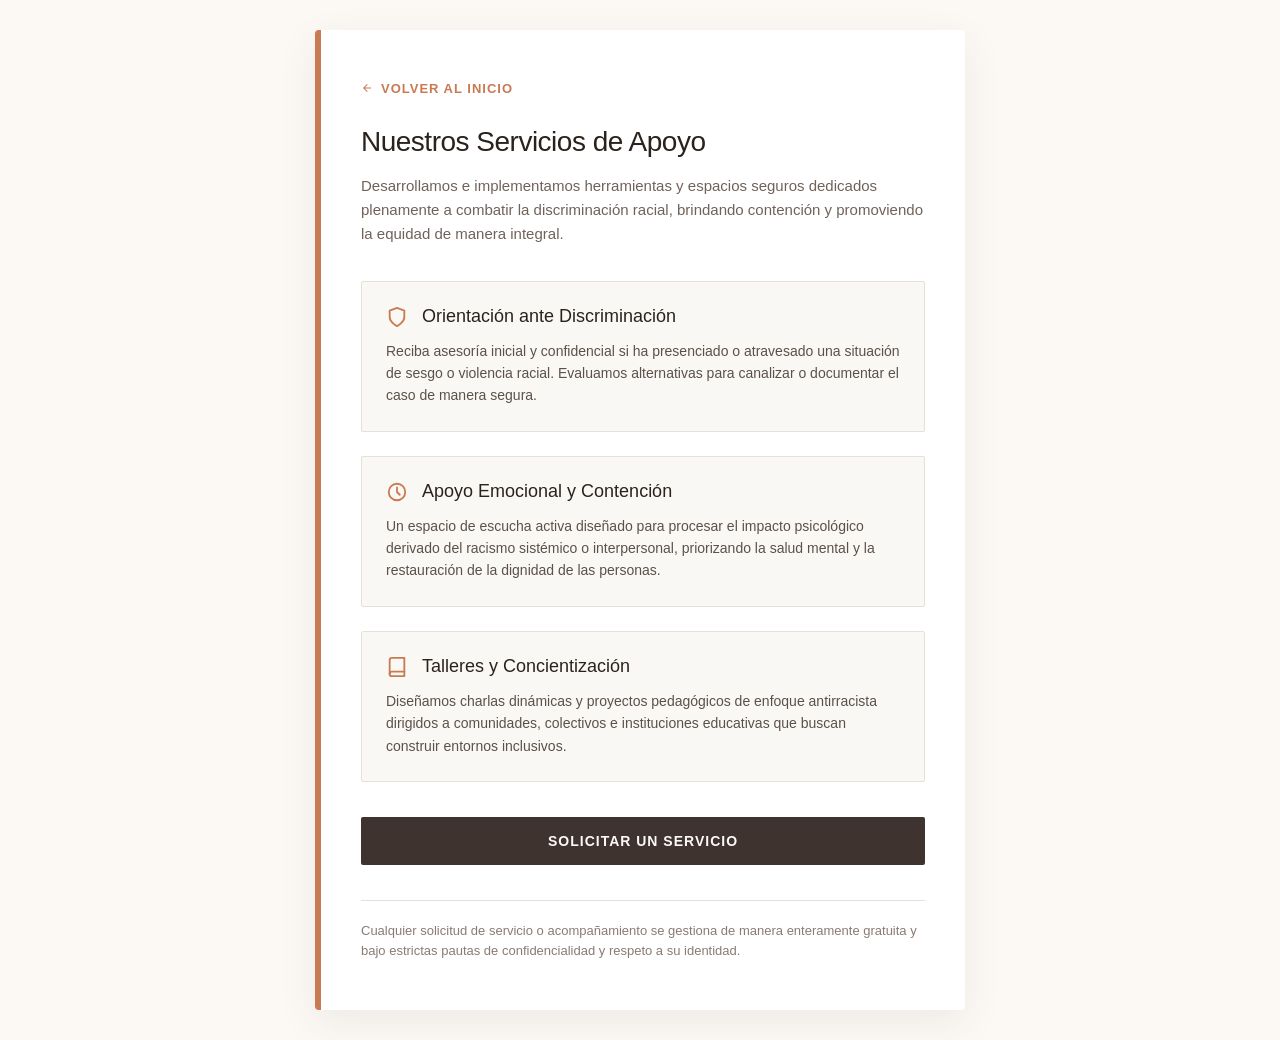
<file: index.html>
<!DOCTYPE html>
<html lang="es">
<head>
    <meta charset="UTF-8">
    <meta name="viewport" content="width=device-width, initial-scale=1.0">
    <title>Servicios - Espacio de Apoyo contra el Racismo</title>
    <style>
        /* Estilos Generales - Paleta Terrosa, Cálida y Minimalista */
        * {
            box-sizing: border-box;
            margin: 0;
            padding: 0;
            font-family: 'Helvetica Neue', Arial, sans-serif;
        }

        body {
            background-color: #fcf9f5; /* Fondo arena/crema limpio */
            color: #3e332e; /* Texto café oscuro profundo */
            display: flex;
            justify-content: center;
            align-items: center;
            min-height: 100vh;
            padding: 30px;
        }

        /* Contenedor de la Tarjeta Principal (Diseño Geométrico Editorial) */
        .container {
            background-color: #ffffff; 
            border-radius: 4px; /* Bordes casi rectos */
            box-shadow: 0 12px 40px rgba(62, 51, 46, 0.08);
            width: 100%;
            max-width: 650px;
            padding: 50px 40px;
            border-left: 6px solid #c97a53; /* Detalle lateral terracota */
            position: relative;
        }

        /* Botón de Regresar al inicio */
        .btn-back {
            display: inline-flex;
            align-items: center;
            color: #c97a53; 
            text-decoration: none;
            font-size: 13px;
            text-transform: uppercase;
            letter-spacing: 1px;
            font-weight: bold;
            margin-bottom: 30px;
            transition: color 0.2s ease;
        }

        .btn-back:hover {
            color: #8c4f30; 
        }

        .btn-back svg {
            margin-right: 8px;
            fill: currentColor;
        }

        /* Títulos y Subtítulos */
        h1 {
            color: #2b221e; 
            margin-bottom: 16px;
            font-size: 28px;
            font-weight: 500;
            letter-spacing: -0.5px;
        }

        p.subtitle {
            color: #70625a;
            margin-bottom: 35px;
            font-size: 15px;
            line-height: 1.6;
        }

        /* Contenedor de Bloques de Servicio */
        .services-stack {
            display: flex;
            flex-direction: column;
            gap: 24px;
            margin-bottom: 35px;
        }

        /* Tarjeta de Servicio Individual */
        .service-card {
            background-color: #faf8f5;
            border: 1px solid #e6e0da;
            border-radius: 2px;
            padding: 24px;
            transition: transform 0.2s ease, box-shadow 0.2s ease;
        }

        .service-card:hover {
            transform: translateY(-2px);
            box-shadow: 0 6px 16px rgba(62, 51, 46, 0.04);
            border-color: #c97a53;
        }

        .service-header {
            display: flex;
            align-items: center;
            margin-bottom: 12px;
        }

        /* Iconos minimalistas en tonos terracota */
        .service-icon {
            color: #c97a53;
            margin-right: 14px;
            display: flex;
            align-items: center;
        }

        .service-title {
            font-size: 18px;
            color: #2b221e;
            font-weight: 500;
        }

        .service-description {
            font-size: 14px;
            color: #5c504a;
            line-height: 1.6;
        }

        /* Enlace de Acción Principal */
        .btn-action {
            display: block;
            text-align: center;
            background-color: #3e332e; 
            color: #fcf9f5;
            text-decoration: none;
            padding: 16px 20px;
            font-size: 14px;
            text-transform: uppercase;
            letter-spacing: 1px;
            font-weight: bold;
            border-radius: 2px;
            transition: all 0.2s ease;
        }

        .btn-action:hover {
            background-color: #c97a53; 
        }

        /* Nota informativa inferior */
        .info-notice {
            border-top: 1px solid #e6e0da;
            padding-top: 20px;
            margin-top: 35px;
            font-size: 13px;
            color: #8a7b73;
            line-height: 1.5;
        }
    </style>
</head>
<body>

    <div class="container">
        <!-- Enlace para regresar a tu archivo principal nico.html -->
        <a href="nico.html" class="btn-back">
            <svg width="12" height="12" viewBox="0 0 24 24">
                <path d="M20 11H7.83l5.59-5.59L12 4l-8 8 8 8 1.41-1.41L7.83 13H20v-2z"/>
            </svg>
            Volver al Inicio
        </a>

        <h1>Nuestros Servicios de Apoyo</h1>
        <p class="subtitle">Desarrollamos e implementamos herramientas y espacios seguros dedicados plenamente a combatir la discriminación racial, brindando contención y promoviendo la equidad de manera integral.</p>

        <div class="services-stack">
            <!-- Servicio 1 -->
            <div class="service-card">
                <div class="service-header">
                    <div class="service-icon">
                        <svg width="22" height="22" viewBox="0 0 24 24" fill="none" stroke="currentColor" stroke-width="2" stroke-linecap="round" stroke-linejoin="round"><path d="M12 22s8-4 8-10V5l-8-3-8 3v7c0 6 8 10 8 10z"/></svg>
                    </div>
                    <h2 class="service-title">Orientación ante Discriminación</h2>
                </div>
                <p class="service-description">Reciba asesoría inicial y confidencial si ha presenciado o atravesado una situación de sesgo o violencia racial. Evaluamos alternativas para canalizar o documentar el caso de manera segura.</p>
            </div>

            <!-- Servicio 2 -->
            <div class="service-card">
                <div class="service-header">
                    <div class="service-icon">
                        <svg width="22" height="22" viewBox="0 0 24 24" fill="none" stroke="currentColor" stroke-width="2" stroke-linecap="round" stroke-linejoin="round"><path d="M12 21a9 9 0 1 0 0-18 9 9 0 0 0 0 18z"/><path d="M12 7v5l3 3"/></svg>
                    </div>
                    <h2 class="service-title">Apoyo Emocional y Contención</h2>
                </div>
                <p class="service-description">Un espacio de escucha activa diseñado para procesar el impacto psicológico derivado del racismo sistémico o interpersonal, priorizando la salud mental y la restauración de la dignidad de las personas.</p>
            </div>

            <!-- Servicio 3 -->
            <div class="service-card">
                <div class="service-header">
                    <div class="service-icon">
                        <svg width="22" height="22" viewBox="0 0 24 24" fill="none" stroke="currentColor" stroke-width="2" stroke-linecap="round" stroke-linejoin="round"><path d="M4 19.5A2.5 2.5 0 0 1 6.5 17H20"></path><path d="M6.5 2H20v20H6.5A2.5 2.5 0 0 1 4 19.5v-15A2.5 2.5 0 0 1 6.5 2z"></path></svg>
                    </div>
                    <h2 class="service-title">Talleres y Concientización</h2>
                </div>
                <p class="service-description">Diseñamos charlas dinámicas y proyectos pedagógicos de enfoque antirracista dirigidos a comunidades, colectivos e instituciones educativas que buscan construir entornos inclusivos.</p>
            </div>
        </div>

        <!-- Enlace directo al formulario de contacto -->
        <a href="contacto.html" class="btn-action">Solicitar un Servicio</a>

        <div class="info-notice">
            Cualquier solicitud de servicio o acompañamiento se gestiona de manera enteramente gratuita y bajo estrictas pautas de confidencialidad y respeto a su identidad.
        </div>
    </div>

</body>
</html>
</file>
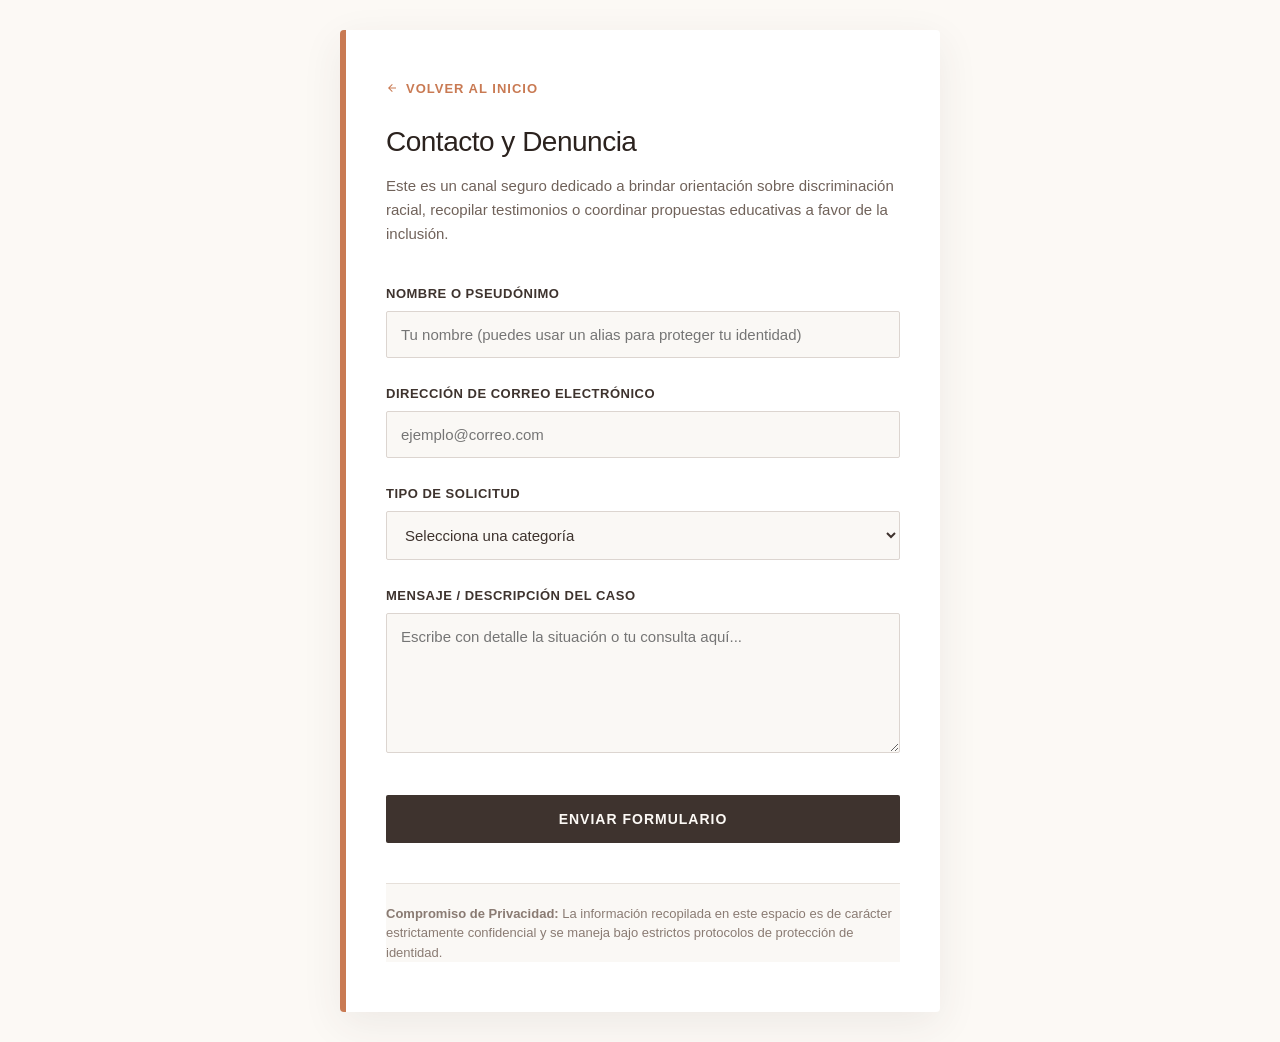
<file: contacto.html>
<!DOCTYPE html>
<html lang="es">
<head>
    <meta charset="UTF-8">
    <meta name="viewport" content="width=device-width, initial-scale=1.0">
    <title>Contacto - Espacio de Apoyo contra el Racismo</title>
    <style>
        /* Estilos Generales - Paleta Terrosa, Cálida y Minimalista */
        * {
            box-sizing: border-box;
            margin: 0;
            padding: 0;
            font-family: 'Helvetica Neue', Arial, sans-serif;
        }

        body {
            background-color: #fcf9f5; /* Fondo arena/crema muy claro y limpio */
            color: #3e332e; /* Texto café oscuro profundo para una lectura premium */
            display: flex;
            justify-content: center;
            align-items: center;
            min-height: 100vh;
            padding: 30px;
        }

        /* Contenedor de la Tarjeta Principal (Diseño Geométrico y Limpio) */
        .container {
            background-color: #ffffff; 
            border-radius: 4px; /* Bordes casi rectos, estilo editorial */
            box-shadow: 0 12px 40px rgba(62, 51, 46, 0.08);
            width: 100%;
            max-width: 600px;
            padding: 50px 40px;
            border-left: 6px solid #c97a53; /* Detalle lateral en color terracota */
            position: relative;
        }

        /* Botón de Regresar al inicio */
        .btn-back {
            display: inline-flex;
            align-items: center;
            color: #c97a53; /* Terracota */
            text-decoration: none;
            font-size: 13px;
            text-transform: uppercase;
            letter-spacing: 1px;
            font-weight: bold;
            margin-bottom: 30px;
            transition: color 0.2s ease;
        }

        .btn-back:hover {
            color: #8c4f30; /* Terracota oscuro */
        }

        .btn-back svg {
            margin-right: 8px;
            fill: currentColor;
        }

        /* Títulos y Subtítulos */
        h1 {
            color: #2b221e; /* Café casi negro */
            margin-bottom: 16px;
            font-size: 28px;
            font-weight: 500;
            letter-spacing: -0.5px;
        }

        p.subtitle {
            color: #70625a;
            margin-bottom: 40px;
            font-size: 15px;
            line-height: 1.6;
        }

        /* Grupos del Formulario */
        .form-group {
            margin-bottom: 28px;
        }

        label {
            display: block;
            margin-bottom: 10px;
            font-weight: bold;
            color: #3e332e;
            font-size: 13px;
            text-transform: uppercase;
            letter-spacing: 0.5px;
        }

        /* Elementos de Entrada Minimalistas (Líneas rectas y elegantes) */
        input[type="text"],
        input[type="email"],
        select,
        textarea {
            width: 100%;
            padding: 14px;
            border: 1px solid #dcd5d0; /* Borde sutil café claro */
            border-radius: 2px; /* Cuadrados tradicionales */
            font-size: 15px;
            background-color: #faf8f5;
            color: #3e332e;
            outline: none;
            transition: all 0.2s ease;
        }

        input:focus,
        select:focus,
        textarea:focus {
            border-color: #c97a53; /* Cambio a terracota activo */
            background-color: #ffffff;
            box-shadow: 0 4px 12px rgba(201, 122, 83, 0.1);
        }

        textarea {
            resize: vertical;
            min-height: 140px;
        }

        /* Botón de Enviar Sólido */
        .btn-submit {
            background-color: #3e332e; /* Café oscuro de contraste */
            color: #fcf9f5;
            border: none;
            padding: 16px 20px;
            font-size: 14px;
            text-transform: uppercase;
            letter-spacing: 1px;
            font-weight: bold;
            border-radius: 2px;
            cursor: pointer;
            width: 100%;
            transition: all 0.2s ease;
            margin-top: 10px;
        }

        .btn-submit:hover {
            background-color: #c97a53; /* Cambia a terracota al pasar el mouse */
        }

        /* Caja de Aviso Inferior */
        .confidential-notice {
            background-color: #faf8f5; 
            border-top: 1px solid #e6e0da;
            padding-top: 20px;
            margin-top: 40px;
            font-size: 13px;
            color: #8a7b73;
            line-height: 1.5;
        }
    </style>
</head>
<body>

    <div class="container">
        <!-- Enlace para regresar a tu archivo principal nico.html -->
        <a href="nico.html" class="btn-back">
            <svg width="12" height="12" viewBox="0 0 24 24">
                <path d="M20 11H7.83l5.59-5.59L12 4l-8 8 8 8 1.41-1.41L7.83 13H20v-2z"/>
            </svg>
            Volver al Inicio
        </a>

        <h1>Contacto y Denuncia</h1>
        <p class="subtitle">Este es un canal seguro dedicado a brindar orientación sobre discriminación racial, recopilar testimonios o coordinar propuestas educativas a favor de la inclusión.</p>

        <form id="form-contacto-racismo">
            <div class="form-group">
                <label for="name">Nombre o Pseudónimo</label>
                <input type="text" id="name" name="name" placeholder="Tu nombre (puedes usar un alias para proteger tu identidad)" required>
            </div>

            <div class="form-group">
                <label for="email">Dirección de Correo Electrónico</label>
                <input type="email" id="email" name="email" placeholder="ejemplo@correo.com" required>
            </div>

            <div class="form-group">
                <label for="help-type">Tipo de Solicitud</label>
                <select id="help-type" name="help-type" required>
                    <option value="" disabled selected>Selecciona una categoría</option>
                    <option value="reporte">Reportar/Consultar una situación de discriminación</option>
                    <option value="psicologica">Solicitud de Apoyo Emocional u Orientación</option>
                    <option value="talleres">Información sobre charlas y proyectos educativos</option>
                    <option value="otro">Otras consultas generales</option>
                </select>
            </div>

            <div class="form-group">
                <label for="message">Mensaje / Descripción del caso</label>
                <textarea id="message" name="message" placeholder="Escribe con detalle la situación o tu consulta aquí..." required></textarea>
            </div>

            <button type="submit" class="btn-submit">Enviar Formulario</button>
        </form>

        <!-- Mensaje de Éxito Moderno -->
        <div id="mensaje-reporte-exito" style="display: none; margin-top: 20px; padding: 30px; background-color: #f7fcf9; border-left: 4px solid #2ecc71;">
            <h3 style="color: #27ae60; font-weight: 500; font-size: 18px; margin-bottom: 8px;">El formulario se procesó correctamente</h3>
            <p style="color: #555; font-size: 14px; line-height: 1.5;">Tu información ha sido recibida de manera segura. Analizaremos tu mensaje y nos pondremos en contacto contigo a través del correo proporcionado con la mayor discreción posible.</p>
        </div>

        <div class="confidential-notice">
            <strong>Compromiso de Privacidad:</strong> La información recopilada en este espacio es de carácter estrictamente confidencial y se maneja bajo estrictos protocolos de protección de identidad.
        </div>
    </div>

    <script>
        // Manejador del evento de envío
        document.getElementById('form-contacto-racismo').addEventListener('submit', function(event) {
            event.preventDefault(); // Evita que la página intente recargarse
            this.style.display = 'none'; // Desaparece el formulario por completo
            document.getElementById('mensaje-reporte-exito').style.display = 'block'; // Muestra el cuadro de éxito limpio
        });
    </script>
</body>
</html>
</file>
